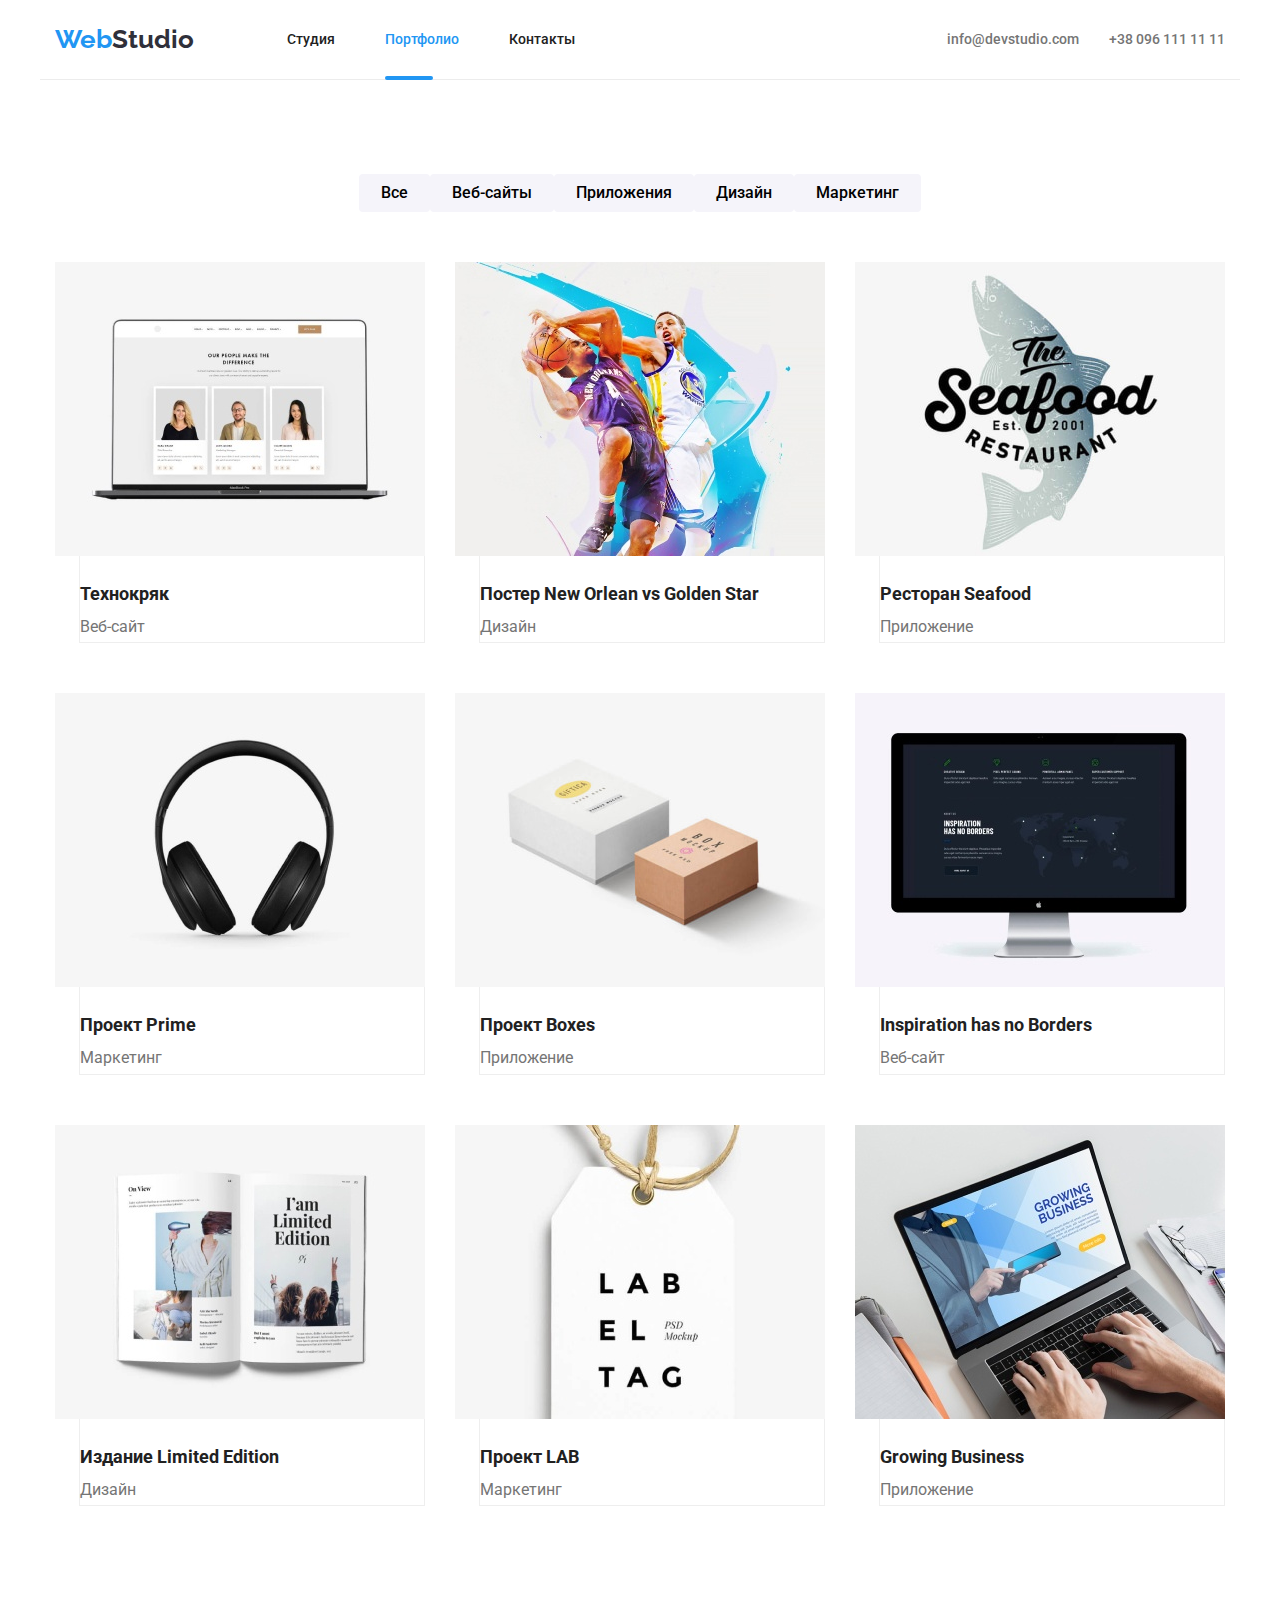
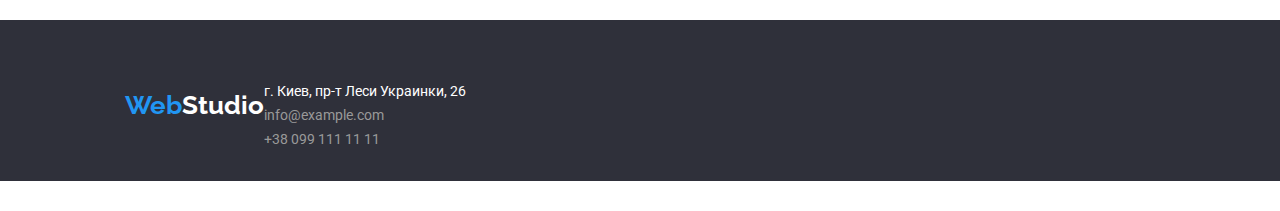
<file: portfolio.html>
<!DOCTYPE html>
<html lang="ru">
  <head>
    <title>WebStudio</title>
    <meta charset="utf-8" />
    <link
      href="https://fonts.googleapis.com/css2?family=Raleway:wght@700&family=Roboto:wght@400;500;700;900&display=swap"
      rel="stylesheet"
    />
    <link
      rel="stylesheet"
      href="https://cdnjs.cloudflare.com/ajax/libs/modern-normalize/1.1.0/modern-normalize.css"
      integrity="sha512-Y0MM+V6ymRKN2zStTqzQ227DWhhp4Mzdo6gnlRnuaNCbc+YN/ZH0sBCLTM4M0oSy9c9VKiCvd4Jk44aCLrNS5Q=="
      crossorigin="anonymous"
      referrerpolicy="no-referrer"
    />
    <link rel="stylesheet" href="css/styles.css" />
  </head>
  <body>
    <header>
      <div class="container header-bot-line">
        <div class="header-top-container">
          <a href="index.html" class="header-top-logo"
            ><span class="logo1">Web</span><span class="logo2">Studio</span></a
          >
          <nav class="header-top-nav">
            <ul class="menu-box center">
              <li class="menu-pad">
                <a href="index.html" class="menu1">Студия</a>
              </li>
              <li class="menu-pad">
                <a href="portfolio.html" class="menu2">Портфолио</a>
              </li>
              <li class="menu-pad">
                <a href="3.html" class="menu1">Контакты</a>
              </li>
            </ul>
          </nav>
          <div class="header-con">
            <a href=" " class="contact1 contact-pos">info@devstudio.com</a
            ><a href=" " class="contact1">+38 096 111 11 11</a>
          </div>
        </div>
      </div>
    </header>
    <main>
      <section class="section">
        <div class="container">
          <ul class="button-box-portfolio center">
            <li>
              <button type="button" class="button2">Все</button>
            </li>
            <li>
              <button type="button" class="button2">Веб-сайты</button>
            </li>
            <li>
              <button type="button" class="button2">Приложения</button>
            </li>
            <li>
              <button type="button" class="button2">Дизайн</button>
            </li>
            <li>
              <button type="button" class="button2">Маркетинг</button>
            </li>
          </ul>
          <ul class="project-box">
            <li class="project">
              <img
                src="images/portfolio1.jpg"
                width="370"
                height="294"
                alt="technocryk"
              />
              <div class="border-text-project project-text-pos">
                  <h3 class="project-title">Технокряк</h3>
                  <p class="project-subtitle">Веб-сайт</p>
              </div>
            </li>
            <li class="project">
              <img
                src="images/portfolio2.jpg"
                width="370"
                height="294"
                alt="New Orlean vs Golden Star poster"
              />
              <div class="border-text-project project-text-pos">
                  <h3 class="project-title">Постер New Orlean vs Golden Star</h3>
                  <p class="project-subtitle">Дизайн</p>
              </div>
            </li>
            <li class="project">
              <img
                src="images/portfolio3.jpg"
                width="370"
                height="294"
                alt="Seafood Restaurant"
              />
              <div class="border-text-project project-text-pos">
                  <h3 class="project-title">Ресторан Seafood</h3>
                  <p class="project-subtitle">Приложение</p>
              </div>
            </li>
            <li class="project">
              <img
                src="images/portfolio4.jpg"
                width="370"
                height="294"
                alt="Prime Project"
              />
              <div class="border-text-project project-text-pos">
                  <h3 class="project-title">Проект Prime</h3>
                  <p class="project-subtitle">Маркетинг</p>
              </div>
            </li>
            <li class="project">
              <img
                src="images/portfolio5.jpg"
                width="370"
                height="294"
                alt="Boxes project"
              />
              <div class="border-text-project project-text-pos">
                  <h3 class="project-title">Проект Boxes</h3>
                  <p class="project-subtitle">Приложение</p>
              </div>
            </li>
            <li class="project">
              <img
                src="images/portfolio6.jpg"
                width="370"
                height="294"
                alt="Inspiration has no Borders"
              />
              <div class="border-text-project project-text-pos">
                  <h3 class="project-title">Inspiration has no Borders</h3>
                  <p class="project-subtitle">Веб-сайт</p>
              </div>
            </li>
            <li class="project">
              <img
                src="images/portfolio7.jpg"
                width="370"
                height="294"
                alt="Limited Edition"
              />
              <div class="border-text-project project-text-pos">
                  <h3 class="project-title">Издание Limited Edition</h3>
                  <p class="project-subtitle">Дизайн</p>
              </div>
            </li>
            <li class="project">
              <img
                src="images/portfolio8.jpg"
                width="370"
                height="294"
                alt="LAB project"
              />
              <div class="border-text-project project-text-pos">
                  <h3 class="project-title">Проект LAB</h3>
                  <p class="project-subtitle">Маркетинг</p>
              </div>
            </li>
            <li class="project">
              <img
                src="images/portfolio9.jpg"
                width="370"
                height="294"
                alt="Growing Business"
              />
              <div class="border-text-project project-text-pos">
                  <h3 class="project-title">Growing Business</h3>
                  <p class="project-subtitle">Приложение</p>
              </div>
            </li>
          </ul>
        </div>
      </section>
    </main>
    <footer>
      <div class="container footer-bot-container">
          <a href="index.html" class="footer-bot-logo"
            ><span class="logo3">Web</span><span class="logo4">Studio</span></a
          >
          <address class="address">
            <p>г. Киев, пр-т Леси Украинки, 26</p>
            <a href=" " class="contact2" lang="eu">info@example.com</a>
            <a href=" " class="contact2">+38 099 111 11 11</a>
          </address>
      </div>
    </footer>
  </body>
</html>
</file>
<file: css/styles.css>
/* ===================START GLOBAL============================================================================ */
:root {
  --normal-color: #212121;
  --description-color: #757575;
  --active-1-color: #2196f3;
  --active-2-color: #188ce8;
  --background-color: #2f303a;
  --contact-color: #999999;
  --white-text-color: #ffffff;
  --top-line-color: #ececec;
  --bg-team-color: #f5f4fa;
  --bg-card-port-color: solid #eeeeee;
  --icon-color-1: #afb1b8;
  --icon-color-2: rgba(255, 255, 255, 0.1);
}

.container {
  width: 1200px;
  padding-left: 15px;
  padding-right: 15px;
  margin-left: auto;
  margin-right: auto;
}

.sprite-color {
  fill: var(--active-1-color);
}

.section {
  padding-top: 94px;
  padding-bottom: 94px;
}

body {
  font-family: "Roboto";
  color: var(--normal-color);
}

ul {
  list-style-type: none;
  padding: 0;
  margin: 0;
}

h1,
h2,
h3 {
  margin-top: 0;
  margin-bottom: 0;
  margin-right: 0;
}

p {
  margin-top: 0;
  margin-bottom: 0;
}

.center {
  justify-content: center;
}

img {
  display: block;
  max-width: 100%;
  height: auto;
}

/* ===================END GLOBAL============================================================================ */
/* ===================START HEADER============================================================================ */

.header-bot-line {
  border-bottom: 1px solid var(--top-line-color);
}

.logo1 {
  font-family: "Raleway";
  font-weight: 700;
  font-size: 26px;
  line-height: 1.2;
  color: var(--active-1-color);
  display: inline-block;
}

.logo2 {
  font-family: "Raleway";
  font-weight: 700;
  font-size: 26px;
  line-height: 1.2;
  color: var(--background-color);
  display: inline-block;
}

.logo2:visited {
  color: var(--background-color);
}

header {
  font-weight: 500;
  font-size: 14px;
  line-height: 1.2;
}

.header-top-container {
  display: flex;
  align-items: center;
  justify-content: flex-start;
  padding-top: 24px;
  padding-bottom: 24px;
}

.header-top-logo {
  display: flex;
  align-items: center;
  justify-content: flex-start;
  text-decoration: none;
}

.header-top-nav {
  display: flex;
  align-items: center;
  justify-content: flex-start;
  margin-left: 93px;
}

.header-con {
  display: flex;
  align-items: center;
  margin-left: auto;
}

.logo-box {
  border: 2px;
  width: 145;
  height: 31;
}

.menu-box {
  display: flex;
  list-style: none;
  margin-left: auto;
  margin-right: auto;
}

.menu-pad {
  margin-right: 50px;
}

.menu1 {
  text-decoration: none;
  color: var(--normal-color);
  transition: 250ms cubic-bezier(0.4, 0, 0.2, 1);
}

.menu2 {
  text-decoration: none;
  color: var(--active-1-color);
}

.menu2::after {
  display: block;
  content: "";
  position: absolute;
  margin-top: 28px;
  width: 48px;
  height: 4px;
  border-radius: 2px;
  flex-shrink: 0;
  background-color: var(--active-1-color);
}

.menu3 {
  text-decoration: none;
  color: var(--active-1-color);
}

.menu3::after {
  display: block;
  content: "";
  position: absolute;
  margin-top: 28px;
  width: 78px;
  height: 4px;
  border-radius: 2px;
  flex-shrink: 0;
  background-color: var(--active-1-color);
}

.mail-icon {
  fill: var(--contact-color);
  margin-right: 10px;
  margin-bottom: 2px;
  margin-top: 2px;
}

.contact1 {
  display: flex;
  justify-content: center;
  align-items: center;
  font-weight: 500;
  font-size: 14px;
  line-height: 1.2;
  text-decoration: none;
  color: var(--description-color);
  margin-left: auto;
  transition: 250ms cubic-bezier(0.4, 0, 0.2, 1);
}

.contact-pos {
  margin-right: 30px;
}

.contact1:focus,
.contact1:hover {
  color: var(--active-1-color);
}

.contact1:focus .mail-icon,
.contact1:hover .mail-icon {
  fill: var(--active-1-color);
}

.menu1:hover,
.menu1:focus {
  color: var(--active-1-color);
}

/* ===================END HEADER============================================================================ */
/* ===================START TITLE============================================================================ */

.title-bg {
  background-color: var(--background-color);
  background-image: linear-gradient(
      rgba(25, 28, 38, 0.2),
      rgba(25, 28, 38, 0.2)
    ),
    url("../images/title-bg.jpg");
  background-size: cover;
  padding-top: 200px;
  padding-bottom: 200px;
}

button {
  cursor: pointer;
  outline: 0;
  border-radius: 4px;
  border-width: 0;
}
.button1 {
  font-weight: 700;
  font-size: 16px;
  line-height: 1.9;
  color: var(--white-text-color);
  background-color: var(--active-1-color);
  padding: 10px 32px;
  transition: 250ms cubic-bezier(0.4, 0, 0.2, 1);
}

.button1:hover,
.button1:focus {
  color: var(--white-text-color);
  background: var(--active-2-color);
  outline: 0;
}

.title {
  font-weight: 900;
  font-size: 44px;
  line-height: 1.5;
  text-align: center;
  color: var(--white-text-color);
  margin-bottom: 30px;
  text-transform: none;
}

.title-box {
  list-style: none;
  text-align: center;
  width: 700px;
  margin-right: auto;
  margin-left: auto;
}

/* ===================END TITLE============================================================================ */
/* ===================START FEATURE============================================================================ */

.feature-box {
  display: flex;
  flex-wrap: wrap;
  list-style: none;
  margin-left: -30px;
  margin-top: -30px;
}

.feature {
  flex-basis: calc((100% - 120px) / 4);
  margin-left: 30px;
  margin-top: 30px;
  border: 1px;
}

.feature-title {
  text-transform: initial;
  border: 1px;
  font-weight: 700;
  font-size: 14px;
  line-height: 1.2;
  margin-bottom: 10px;
}

.feature-subtitle {
  border: 1px;
  font-size: 14px;
  line-height: 1.7;
  color: var(--description-color);
}

.feature-icon-box {
  display: flex;
  justify-content: center;
  align-items: center;
  width: 270px;
  height: 120px;
  background: var(--bg-team-color);
  border-radius: 4px;
  margin-bottom: 30px;
}

.feature-icon {
  width: 70;
  height: 70px;
}

.feature-section {
  padding-bottom: 47px;
}

/* ===================END FEATURE============================================================================ */
/* ===================START IMG WORK============================================================================ */

.subject {
  font-weight: 700;
  font-size: 36px;
  line-height: 1.17;
  text-align: center;
  margin-bottom: 50px;
}

.subject-section {
  padding-top: 47px;
}

.subject-box {
  display: flex;
  flex-wrap: wrap;
  list-style: none;
  margin-left: -30px;
  margin-top: -30px;
}

.subject-img {
  position: relative;
  flex-basis: calc((100% - 90px) / 3);
  margin-left: 30px;
  margin-top: 30px;
}

.subject-img-box {
  position: absolute;
  left: 0;
  bottom: 0;
  width: 100%;
  height: 70px;
  text-align: center;
  background-color: rgba(47, 48, 58, 0.8);
}

.subject-img-name {
  font-weight: 700;
  font-size: 14px;
  line-height: 1.17;
  color: var(--white-text-color);
  margin-top: 27px;
  width: 205;
  height: 16px;
}

.subject-size {
  margin-right: 30px;
}

/* ===================END IMG WORK============================================================================ */
/* ===================START TEAM============================================================================ */

.title-team {
  font-weight: 700;
  font-size: 36px;
  line-height: 1.17;
  text-align: center;
  padding: 50px;
}

.team-bg {
  background-color: var(--bg-team-color);
}

.team-box {
  display: flex;
  flex-wrap: wrap;
  list-style: none;
  margin-left: -30px;
  margin-top: -30px;
}

.team {
  flex-basis: calc((100% - 120px) / 4);
  margin-left: 30px;
  margin-top: 30px;
}

.team-title {
  font-size: 16px;
  font-weight: 500;
  line-height: 1.2;
  margin-bottom: 10px;
}

.team-text-position {
  text-align: center;
  margin-top: 30px;
  margin-bottom: 30px;
}

.team-subtitle {
  font-size: 16px;
  line-height: 1.2;
  color: var(--description-color);
}

.team-box .team {
  display: block;
  border: 1px;
  width: 270px;
  height: 428px;
  box-shadow: 0px 1px 3px rgba(0, 0, 0, 0.12), 0px 1px 1px rgba(0, 0, 0, 0.14),
    0px 2px 1px rgba(0, 0, 0, 0.2);
  border-radius: 0px 0px 4px 4px;
  background-color: var(--white-text-color);
}

.team-a-position {
  display: flex;
  justify-content: center;
  margin-top: 16px;
}

.team-a-border {
  display: flex;
  justify-content: center;
  align-items: center;
  border-radius: 50%;
  width: 44px;
  height: 44px;
  background-color: var(--white-text-color);
  margin-right: 10px;
  transition: 250ms cubic-bezier(0.4, 0, 0.2, 1);
}

.team-a-icon {
  fill: var(--icon-color-1);
}

.team-a-border:hover,
.team-a-border:focus {
  background-color: var(--active-1-color);
}

.team-a-border:hover .team-a-icon,
.team-a-border:focus .team-a-icon {
  fill: var(--white-text-color);
}

/* ===================END TEAM============================================================================ */
/* ===================START CLIENTS============================================================================ */

.client-title {
  font-weight: 700;
  font-size: 36px;
  line-height: 1.17;
  text-align: center;
  color: var(--normal-color);
  margin-bottom: 50px;
}

.client-a-position {
  display: flex;
  flex-wrap: wrap;
  list-style: none;
  margin-right: -30px;
  margin-bottom: -30px;
}

.client-a-border {
  flex-basis: calc((100% - 180px) / 6);
  margin-right: 30px;
  margin-bottom: 30px;
  border-radius: 4px;
  height: 92px;
  border: 1px solid var(--icon-color-1);
  display: flex;
  justify-content: center;
  align-items: center;
  transition: 250ms cubic-bezier(0.4, 0, 0.2, 1);
}

.client-a {
 display: flex;
 justify-content: center;
 align-items: center; 
 width: 100%;
 height: 100%;
}

.client-a-icon {
  fill: var(--icon-color-1);
  width: 106px;
  height: 60px;
}

.client-a-border:hover,
.client-a-border:focus {
  border: 1px solid var(--active-1-color);
}

.client-a-border:hover .client-a-icon,
.client-a-border:focus .client-a-icon {
  fill: var(--active-1-color);
}

/* ===================END CLIENTS============================================================================ */
/* ===================START PORTFOLIO============================================================================ */

.button2 {
  font-size: 16px;
  font-weight: 500;
  line-height: 1.6;
  background-color: var(--bg-team-color);
  border-radius: 4px;
  padding: 6px 22px;
  transition: 250ms cubic-bezier(0.4, 0, 0.2, 1);
}

.button-box-portfolio {
  display: flex;
  list-style: none;
  justify-content: center;
  margin-bottom: 50px;
}

.button-portfolio {
  margin-left: 8px;
}


.button2:hover,
.button2:focus {
  color: var(--white-text-color);
  background: var(--active-1-color);
  box-shadow: 0px 3px 1px rgba(0, 0, 0, 0.1), 0px 1px 2px rgba(0, 0, 0, 0.08),
    0px 2px 2px rgba(0, 0, 0, 0.12);
}

.project-box {
  display: flex;
  flex-wrap: wrap;
  list-style: none;
  margin-left: -30px;
  margin-top: -30px;
}

.project {
  flex-basis: calc((100% - 90px) / 3);
  margin-left: 30px;
  margin-top: 30px;
  transition: 250ms cubic-bezier(0.4, 0, 0.2, 1);
}

.project:hover {
  box-shadow: 0px 1px 1px rgba(0, 0, 0, 0.12), 0px 4px 4px rgba(0, 0, 0, 0.06),
    1px 4px 6px rgba(0, 0, 0, 0.16);
}

.border-text-project {
  border-left: 1px var(--bg-card-port-color);
  border-right: 1px var(--bg-card-port-color);
  border-bottom: 1px var(--bg-card-port-color);
  box-sizing: border-box;
}

.project-text-pos {
  margin-bottom: 20px;
  margin-left: 24px;
  margin-bottom: 20px;
  padding-top: 20px;
}

.project-title {
  font-weight: 700;
  font-size: 18px;
  line-height: 2;
}

.project-subtitle {
  font-size: 16px;
  line-height: 1.9;
  color: var(--description-color);
}

.box-overlay {
  position: relative;
  top: 0;
  left: 0;
  overflow: hidden;
  width: 100%;
  height: 294px;
  transition: 250ms cubic-bezier(0.4, 0, 0.2, 1);
}

.overlay {
  position: absolute;
  top: 0;
  left: 0;
  width: 100%;
  height: 294px;
  background-color: rgba(33, 150, 243, 0.9);
  transform: translatey(100%);
  transition: transform 250ms cubic-bezier(0.4, 0, 0.2, 1);
}

.project-text-overlay {
  font-weight: 400;
  font-size: 18px;
  line-height: 1.56;
  color: var(--white-text-color);
  padding: 63px 24px;
}

.box-overlay:focus .overlay,
.box-overlay:hover .overlay {
  transform: translatey(0);
}

.project:focus .overlay,
.project:hover .overlay {
  transform: translatey(0);
}

/* ===================END PORTFOLIO============================================================================ */
/* ===================START FOOTER============================================================================ */

footer {
  font-size: 14px;
  line-height: 1.7;
  color: var(--white-text-color);
  position: absolute;
  background: var(--background-color);
  left: 0px;
  right: 0px;
}

.footer-bot-container {
  display: flex;
  flex-wrap: wrap;
  list-style: none;
  margin-right: -30px;
  margin-bottom: -30px;
  padding-top: 60px;
  padding-bottom: 60px;
}

.footer-bot {
  position: relative;
  display: flex;
}

.footer-bot-logo {
  display: flex;
  align-items: center;
  justify-content: flex-start;
  text-decoration: none;
  margin-bottom: 20px;
}

.footer-logo-adre {
  flex-basis: calc((50% - 30px) / 2);
  margin-right: 30px;
  margin-bottom: 30px;
}

.footer-bot-adre {
  display: flex;
  align-items: center;
  justify-content: flex-start;
  text-decoration: none;
}

.logo3 {
  font-family: "Raleway";
  font-weight: 700;
  font-size: 26px;
  line-height: 1.2;
  color: var(--active-1-color);
  text-decoration: none;
  display: inline-block;
}

.logo4 {
  font-family: "Raleway";
  font-weight: 700;
  font-size: 26px;
  line-height: 1.2;
  text-decoration: none;
  display: inline-block;
  color: var(--white-text-color);
}

.contact2 {
  font-size: 14px;
  line-height: 1.7;
  text-decoration: none;
  color: var(--contact-color);
}

.contact2:focus,
.contact2:hover {
  color: var(--active-1-color);
}

.address {
  font-style: normal;
  display: flex;
  justify-content: flex-start;
  flex-direction: column;
}

.footer-social {
  flex-basis: calc((50% - 30px) / 2);
  margin-right: 30px;
  margin-bottom: 30px;
}

.footer-social-head {
  font-weight: 700;
  font-size: 14px;
  line-height: 1.17;
  color: var(--white-text-color);
  margin-top: 12px;
  margin-bottom: 20px;
}

.footer-social-position {
  display: flex;
  justify-content: flex-start;
}

.footer-social-border {
  display: flex;
  justify-content: center;
  align-items: center;
  border-radius: 50%;
  width: 44px;
  height: 44px;
  background-color: var(--icon-color-2);
  margin-right: 10px;
  transition: 250ms cubic-bezier(0.4, 0, 0.2, 1);
}

.footer-social-icon {
  fill: var(--icon-color-1);
}

.footer-social-border:hover,
.footer-social-border:focus {
  background-color: var(--active-1-color);
}

.footer-social-border:hover .footer-social-icon,
.footer-social-border:focus .footer-social-icon {
  fill: var(--white-text-color);
}

/* ===================END FOOTER============================================================================ */

.backdrop {
  position: fixed;
  top: 0;
  left: 0;
  z-index: 100;
  width: 100%;
  height: 100%;
  background-color: rgba(0, 0, 0, 0.5);

  transition: opacity 250ms cubic-bezier(0.4, 0, 0.2, 1),
    visibility 250ms cubic-bezier(0.4, 0, 0.2, 1);
}

.backdrop.is-hidden {
  opacity: 0;
  visibility: hidden;
  pointer-events: none;
}

.modal {
  position: absolute;
  top: 50%;
  left: 50%;
  transform: translate(-50%, -50%);
  width: 528px;
  height: 580px;
  background-color: #ffffff;
}

.close-btn {
  position: absolute;
  display: flex;
  justify-content: center;
  align-items: center;
  top: 8px;
  right: 8px;
  width: 30px;
  height: 30px;
  border-radius: 50%;
  border: 1px solid rgba(0, 0, 0, 0.1);
  background-color: transparent;
  cursor: pointer;
  padding: 0;
}
</file>
